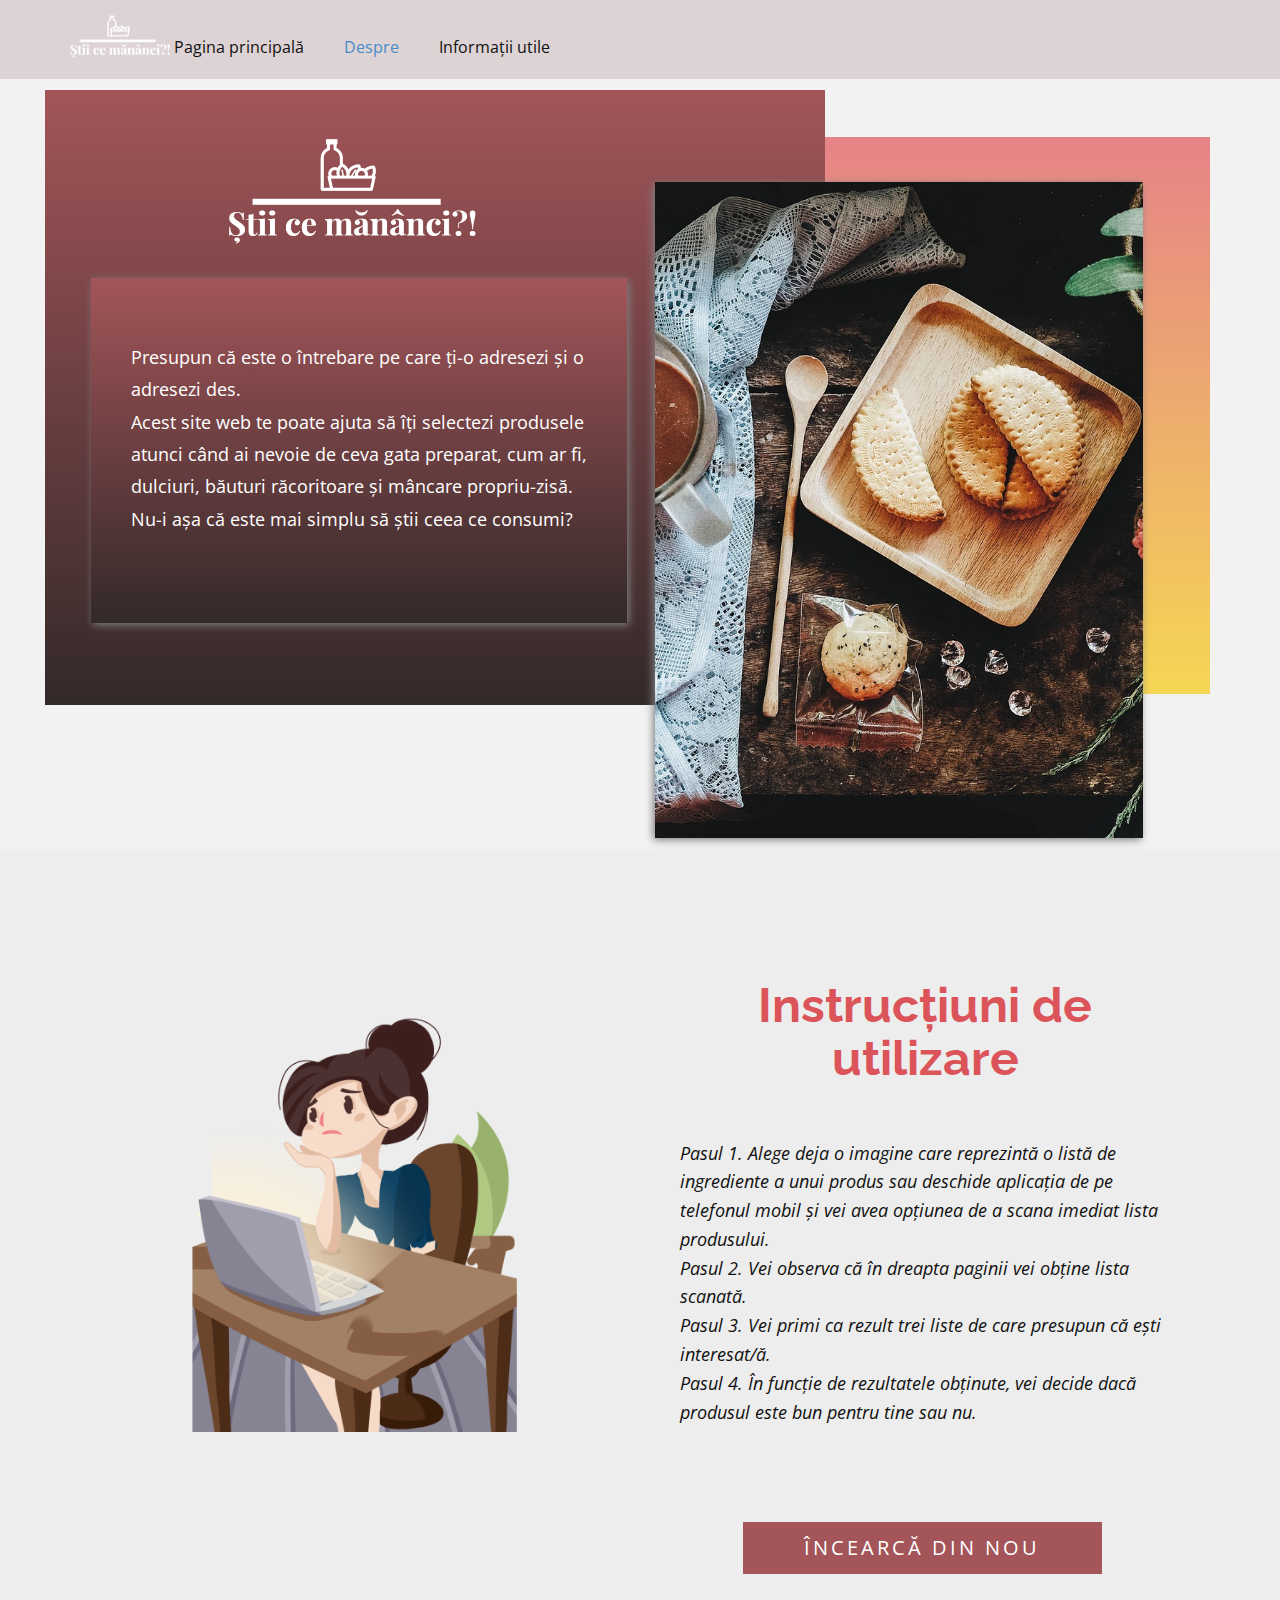
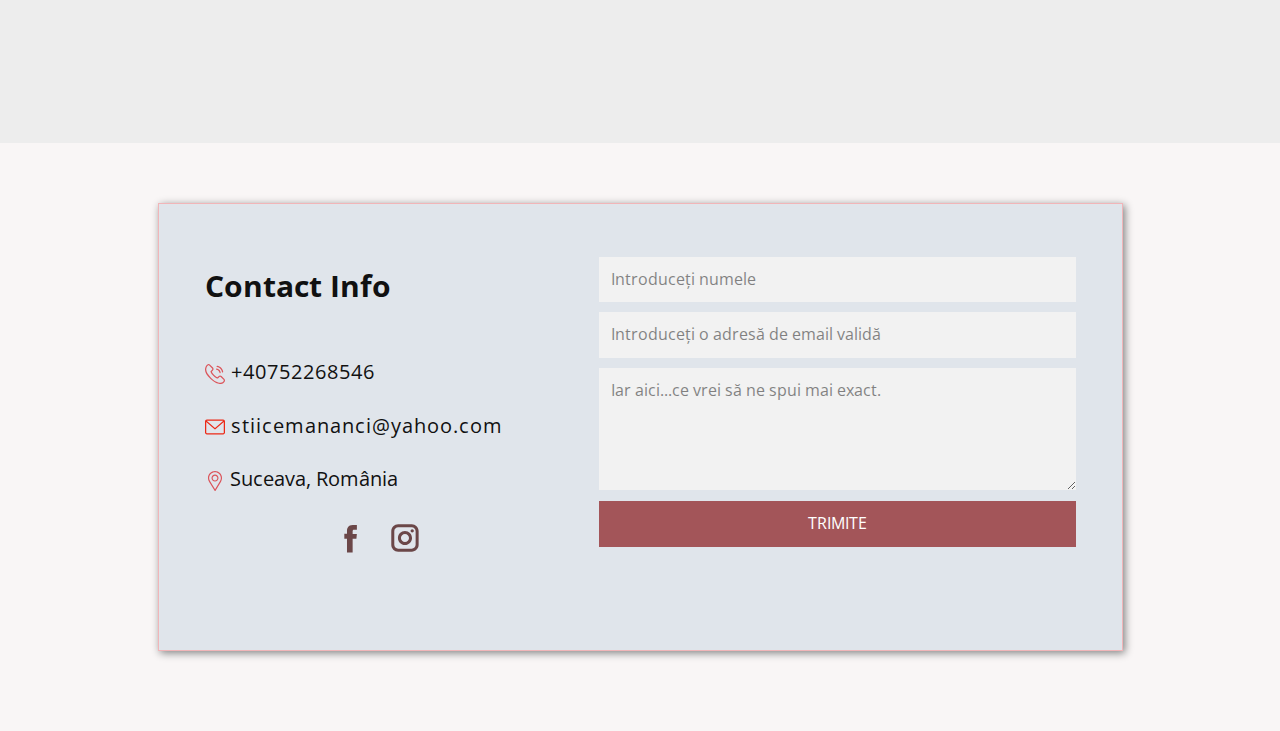
<file: about.html>
<!DOCTYPE html>
<html style="font-size: 16px;">
  <head>
    <meta name="viewport" content="width=device-width, initial-scale=1.0">
    <meta charset="utf-8">
    <!-- <meta name="keywords" content="">
    <meta name="description" content="">
    <meta name="page_type" content="np-template-header-footer-from-plugin"> -->
    <title>Despre</title>
    <link rel="shortcut icon" href="./images1/iconMain.ico" />
    <link rel="stylesheet" href="nicepage.css" media="screen">
<link rel="stylesheet" href="about.css" media="screen">
    <script class="u-script" type="text/javascript" src="jquery.js" defer=""></script>
    <script class="u-script" type="text/javascript" src="nicepage.js" defer=""></script>
    <meta name="generator" content="Nicepage 3.18.2, nicepage.com">
    <link id="u-theme-google-font" rel="stylesheet" href="https://fonts.googleapis.com/css?family=Roboto:100,100i,300,300i,400,400i,500,500i,700,700i,900,900i|Open+Sans:300,300i,400,400i,600,600i,700,700i,800,800i">
    <link id="u-page-google-font" rel="stylesheet" href="https://fonts.googleapis.com/css?family=Raleway:100,100i,200,200i,300,300i,400,400i,500,500i,600,600i,700,700i,800,800i,900,900i|Open+Sans:300,300i,400,400i,600,600i,700,700i,800,800i">
    
    
    
    
    <script type="application/ld+json">{
		"@context": "http://schema.org",
		"@type": "Organization",
		"name": "Site1",
		"logo": "images1/b78c5374347280eceb476794e182fae3b2d00cbabb365b66e56766da33ca47307d01f4ff475b33b67341ceb5be82ba0728cd5ce1f331d83661b2db_1280.png",
		"sameAs": []
}</script>
    <meta name="theme-color" content="#478ac9">
    <meta property="og:title" content="about">
    <meta property="og:description" content="">
    <meta property="og:type" content="website">
  </head>
  <body class="u-body"><header class="u-align-center-sm u-align-center-xs u-clearfix u-gradient u-header u-header" id="sec-8755"><div class="u-clearfix u-sheet u-valign-middle u-sheet-1">
        <a href="index.html" class="u-image u-logo u-image-1" data-image-width="1280" data-image-height="640">
          <img src="images/logo2.png" class="u-logo-image u-logo-image-1" data-image-width="100" >
        </a>
        <!-- <div class="u-social-icons u-spacing-10 u-social-icons-1">
          <a class="u-social-url" title="facebook" target="_blank" href=""><span class="u-icon u-icon-circle u-social-facebook u-social-icon u-icon-1"><svg class="u-svg-link" preserveAspectRatio="xMidYMin slice" viewBox="0 0 112 112" ><use xmlns:xlink="http://www.w3.org/1999/xlink" xlink:href="#svg-9165"></use></svg><svg class="u-svg-content" viewBox="0 0 112 112" x="0" y="0" id="svg-9165"><circle fill="currentColor" cx="56.1" cy="56.1" r="55"></circle><path fill="#FFFFFF" d="M73.5,31.6h-9.1c-1.4,0-3.6,0.8-3.6,3.9v8.5h12.6L72,58.3H60.8v40.8H43.9V58.3h-8V43.9h8v-9.2
            c0-6.7,3.1-17,17-17h12.5v13.9H73.5z"></path></svg></span>
          </a>
          <a class="u-social-url" title="instagram" target="_blank" href=""><span class="u-icon u-icon-circle u-social-icon u-social-instagram u-icon-2"><svg class="u-svg-link" preserveAspectRatio="xMidYMin slice" viewBox="0 0 112 112" ><use xmlns:xlink="http://www.w3.org/1999/xlink" xlink:href="#svg-5f7a"></use></svg><svg class="u-svg-content" viewBox="0 0 112 112" x="0" y="0" id="svg-5f7a"><circle fill="currentColor" cx="56.1" cy="56.1" r="55"></circle><path fill="#FFFFFF" d="M55.9,38.2c-9.9,0-17.9,8-17.9,17.9C38,66,46,74,55.9,74c9.9,0,17.9-8,17.9-17.9C73.8,46.2,65.8,38.2,55.9,38.2
            z M55.9,66.4c-5.7,0-10.3-4.6-10.3-10.3c-0.1-5.7,4.6-10.3,10.3-10.3c5.7,0,10.3,4.6,10.3,10.3C66.2,61.8,61.6,66.4,55.9,66.4z"></path><path fill="#FFFFFF" d="M74.3,33.5c-2.3,0-4.2,1.9-4.2,4.2s1.9,4.2,4.2,4.2s4.2-1.9,4.2-4.2S76.6,33.5,74.3,33.5z"></path><path fill="#FFFFFF" d="M73.1,21.3H38.6c-9.7,0-17.5,7.9-17.5,17.5v34.5c0,9.7,7.9,17.6,17.5,17.6h34.5c9.7,0,17.5-7.9,17.5-17.5V38.8
            C90.6,29.1,82.7,21.3,73.1,21.3z M83,73.3c0,5.5-4.5,9.9-9.9,9.9H38.6c-5.5,0-9.9-4.5-9.9-9.9V38.8c0-5.5,4.5-9.9,9.9-9.9h34.5
            c5.5,0,9.9,4.5,9.9,9.9V73.3z"></path></svg></span>
          </a>
        </div> -->
        <nav class="u-align-left u-menu u-menu-dropdown u-menu-open-right u-offcanvas u-menu-1" data-responsive-from="MD">
          <div class="menu-collapse" style="font-size: 1rem;">
            <a class="u-button-style u-nav-link" href="#">
              <svg class="u-svg-link" preserveAspectRatio="xMidYMin slice" viewBox="0 0 302 302"><use xmlns:xlink="http://www.w3.org/1999/xlink" xlink:href="#svg-8a8f"></use></svg>
              <svg xmlns="http://www.w3.org/2000/svg" xmlns:xlink="http://www.w3.org/1999/xlink" version="1.1" id="svg-8a8f" x="0px" y="0px" viewBox="0 0 302 302" style="enable-background:new 0 0 302 302;" xml:space="preserve" class="u-svg-content"><g><rect y="36" width="302" height="30"></rect><rect y="236" width="302" height="30"></rect><rect y="136" width="302" height="30"></rect>
</g><g></g><g></g><g></g><g></g><g></g><g></g><g></g><g></g><g></g><g></g><g></g><g></g><g></g><g></g><g></g></svg>
            </a>
          </div>
          <div class="u-custom-menu u-nav-container">
            <ul class="u-nav u-unstyled u-nav-1"><li class="u-nav-item"><a class="u-button-style u-nav-link u-text-active-palette-1-base u-text-hover-palette-2-base" href="index.html" target="_blank" style="padding: 10px 20px;">Pagina principală</a>
</li><li class="u-nav-item"><a class="u-button-style u-nav-link u-text-active-palette-1-base u-text-hover-palette-2-base" href="about.html" style="padding: 10px 20px;">Despre</a>
</li><li class="u-nav-item"><a class="u-button-style u-nav-link u-text-active-palette-1-base u-text-hover-palette-2-base" href="info.html" style="padding: 10px 20px;">Informații utile</a>
</li></ul>
          </div>
          <div class="u-custom-menu u-nav-container-collapse">
            <div class="u-align-center u-black u-container-style u-inner-container-layout u-opacity u-opacity-85 u-sidenav">
              <div class="u-sidenav-overflow">
                <div class="u-menu-close u-menu-close-1"></div>
                <ul class="u-align-center u-nav u-popupmenu-items u-unstyled u-nav-2"><li class="u-nav-item"><a class="u-button-style u-nav-link" href="index.html" target="_blank" style="padding: 10px 20px;">Pagina principală</a>
</li><li class="u-nav-item"><a class="u-button-style u-nav-link" href="about.html" style="padding: 10px 20px;">Despre</a>
</li><li class="u-nav-item"><a class="u-button-style u-nav-link" href="info.html" style="padding: 10px 20px;">Informații utile</a>
</li></ul>
              </div>
            </div>
            <div class="u-black u-menu-overlay u-opacity u-opacity-60"></div>
          </div>
        </nav>
      </div></header> 
    <section class="u-clearfix u-grey-5 u-section-1" id="sec-2693">
      <div class="u-clearfix u-sheet u-valign-middle u-sheet-1">
        <div class="u-gradient u-shape u-shape-rectangle u-shape-1"></div>
        <div class="u-container-style u-expanded-width-xs u-gradient u-group u-shape-rectangle u-group-1">
          <div class="u-container-layout u-container-layout-1">
            <img class="u-image u-image-default u-image-1" src="images/logo2.png" alt="" data-image-width="494" data-image-height="212">
            <div class="u-align-left u-container-style u-gradient u-group u-group-2">
              <div class="u-container-layout u-container-layout-2">
                <p class="u-text u-text-body-alt-color u-text-1">Presupun că este o întrebare pe care ți-o adresezi și o adresezi des.<br>Acest site web te poate ajuta să îți selectezi produsele atunci când ai nevoie de ceva gata preparat, cum ar fi, dulciuri, băuturi răcoritoare și mâncare propriu-zisă.<br>Nu-i așa că este mai simplu să știi ceea ce consumi?
                </p>
              </div>
            </div>
          </div>
        </div>
        <img class="u-image u-image-2" src="images1/2c7d98b31fc3288da660d24e01fecf7574caa038668b06084a2d5b02b9237198548c0cf3c4b5d0b64a63c931405666bc25eaf5eb592027ae4cb3ab_1280.jpg" data-image-width="150" data-image-height="107">
      </div>
    </section>
    <section class="u-clearfix u-image u-section-2" id="sec-e668">
      <div class="u-clearfix u-sheet u-sheet-1">
        <div class="u-clearfix u-layout-wrap u-layout-wrap-1">
          <div class="u-gutter-0 u-layout">
            <div class="u-layout-row">
              <div class="u-align-left u-container-style u-layout-cell u-left-cell u-size-30 u-layout-cell-1">
                <div class="u-container-layout u-container-layout-1">
                  <img class="u-image u-image-default u-preserve-proportions u-image-1" src="images1/Pngtreethinkingperson_3343734.png" alt="" data-image-width="2000" data-image-height="2000">
                </div>
              </div>
              <div class="u-container-style u-layout-cell u-right-cell u-size-30 u-layout-cell-2">
                <div class="u-container-layout u-container-layout-2">
                  <h1 class="u-align-center u-text u-text-palette-2-base u-text-1">Instrucțiuni de utilizare</h1>
                  <p class="u-align-left u-text u-text-2">Pasul 1. Alege deja o imagine care reprezintă o listă de ingrediente a unui produs sau deschide aplicația de pe telefonul mobil și vei avea opțiunea de a scana imediat lista produsului.<br>Pasul 2. Vei observa că în dreapta paginii vei obține lista scanată.<br>Pasul 3. Vei primi ca rezult trei liste de care presupun că ești interesat/ă.<br>Pasul 4. În funcție de rezultatele obținute, vei decide dacă produsul este bun pentru tine sau nu.
                  </p>
                  <a href="index.html" class="u-active-palette-2-dark-3 u-btn u-button-style u-hover-palette-2-dark-2 u-palette-2-dark-1 u-text-active-white u-text-body-alt-color u-text-hover-white u-btn-1" target="_blank">Încearcă din nou</a>
                </div>
              </div>
            </div>
          </div>
        </div>
      </div>
    </section>
    <section class="u-align-center u-clearfix u-image u-parallax u-shading u-section-3" id="carousel_6fec" data-image-width="1414" data-image-height="1000">
      <div class="u-clearfix u-sheet u-sheet-1">
        <div class="u-border-1 u-border-palette-2-light-2 u-container-style u-expanded-width-lg u-expanded-width-md u-expanded-width-sm u-expanded-width-xs u-group u-palette-5-light-2 u-shape-rectangle u-group-1">
          <div class="u-container-layout u-valign-middle-sm u-valign-middle-xs u-container-layout-1">
            <h3 class="u-custom-font u-font-open-sans u-text u-text-1">Contact Info</h3>
            <a href="https://nicepage.com/c/gallery-html-templates" class="u-active-none u-btn u-button-style u-hover-none u-none u-text-hover-palette-1-base u-btn-1">
              <br><span class="u-icon u-text-palette-2-base"><svg class="u-svg-content" viewBox="0 0 241.73 241.73" x="0px" y="0px" style="width: 1em; height: 1em;"><g><path style="fill:currentColor;" d="M234.771,181.213l-34.938-34.953c-4.692-4.668-10.975-7.24-17.689-7.24   c-6.987,0-13.584,2.751-18.572,7.742l-13.6,13.597c-10.568-5.874-24.614-13.953-39.197-28.536   c-14.566-14.571-22.646-28.576-28.55-39.201l13.613-13.603c10.121-10.142,10.328-26.413,0.463-36.269L61.37,7.818   c-4.679-4.692-10.962-7.276-17.693-7.276c-6.831,0-13.293,2.63-18.252,7.417c-3,2.416-18.055,15.706-23.666,43.114   c-7.856,38.363,10.194,75.274,62.302,127.403c58.209,58.191,107.902,62.714,121.746,62.714c2.882,0,4.621-0.178,5.085-0.232   c27.147-3.182,36.867-15.238,43.964-24.041C244.052,205.508,244.02,190.496,234.771,181.213z M223.178,207.502   c-6.671,8.274-12.971,16.088-34.031,18.557c-0.011,0.001-1.163,0.13-3.34,0.13c-12.386,0-57.008-4.206-111.139-58.32   C26.615,119.796,9.749,86.829,16.454,54.081c4.894-23.906,17.887-34.067,18.392-34.453l0.448-0.331l0.393-0.394   c2.169-2.167,5.006-3.361,7.989-3.361c2.716,0,5.228,1.018,7.08,2.876l34.939,34.94c4.02,4.016,3.806,10.774-0.471,15.06   L69.829,83.8l-0.253,0.265c-4.012,4.419-3.54,10.391-1.33,14.28c6.377,11.508,15.112,27.269,31.92,44.082   c16.752,16.752,32.49,25.48,43.966,31.845c1.149,0.645,3.521,1.727,6.49,1.727c3.506,0,6.725-1.484,9.108-4.189l14.448-14.444   c2.157-2.158,4.985-3.347,7.964-3.347c2.722,0,5.247,1.021,7.095,2.859l34.915,34.93   C228.587,196.259,226.756,203.064,223.178,207.502z"></path><path style="fill:currentColor;" d="M146.447,37.293c12.887,1.483,28.061,9.289,38.657,19.886c10.695,10.695,18.52,26.023,19.933,39.05   c0.417,3.843,3.667,6.691,7.447,6.691c0.27,0,0.544-0.015,0.818-0.044c4.118-0.447,7.094-4.147,6.647-8.265   c-1.787-16.467-11.075-34.874-24.238-48.038c-13.04-13.041-31.259-22.306-47.549-24.181c-4.113-0.477-7.834,2.479-8.308,6.593   C139.38,33.099,142.331,36.819,146.447,37.293z"></path><path style="fill:currentColor;" d="M139.44,68.711c6.97,0.803,16.616,5.973,22.935,12.292c6.373,6.374,11.553,16.112,12.316,23.157   c0.417,3.844,3.667,6.692,7.447,6.692c0.27,0,0.543-0.015,0.817-0.044c4.118-0.447,7.095-4.147,6.648-8.265   c-1.304-12.028-9.289-24.813-16.623-32.147c-7.268-7.269-19.928-15.216-31.825-16.587c-4.119-0.479-7.835,2.478-8.309,6.592   C132.373,64.516,135.325,68.237,139.44,68.711z"></path>
</g></svg><img></span>&nbsp;+40752268546
            </a>
            <a href="mailto:contact@yourmail.com" class="u-active-none u-btn u-button-style u-hover-none u-none u-text-hover-palette-1-base u-btn-2"><span class="u-icon u-icon-2"><svg class="u-svg-content" viewBox="0 0 479.058 479.058" style="width: 1em; height: 1em;"><path d="m434.146 59.882h-389.234c-24.766 0-44.912 20.146-44.912 44.912v269.47c0 24.766 20.146 44.912 44.912 44.912h389.234c24.766 0 44.912-20.146 44.912-44.912v-269.47c0-24.766-20.146-44.912-44.912-44.912zm0 29.941c2.034 0 3.969.422 5.738 1.159l-200.355 173.649-200.356-173.649c1.769-.736 3.704-1.159 5.738-1.159zm0 299.411h-389.234c-8.26 0-14.971-6.71-14.971-14.971v-251.648l199.778 173.141c2.822 2.441 6.316 3.655 9.81 3.655s6.988-1.213 9.81-3.655l199.778-173.141v251.649c-.001 8.26-6.711 14.97-14.971 14.97z"></path></svg><img></span>&nbsp;stiicemananci@yahoo.com
            </a>
            <p class="u-text u-text-2"><span class="u-icon u-text-palette-2-base"><svg class="u-svg-content" viewBox="0 0 512 512" x="0px" y="0px" style="width: 1em; height: 1em;"><g><g><path d="M256,0C156.748,0,76,80.748,76,180c0,33.534,9.289,66.26,26.869,94.652l142.885,230.257    c2.737,4.411,7.559,7.091,12.745,7.091c0.04,0,0.079,0,0.119,0c5.231-0.041,10.063-2.804,12.75-7.292L410.611,272.22    C427.221,244.428,436,212.539,436,180C436,80.748,355.252,0,256,0z M384.866,256.818L258.272,468.186l-129.905-209.34    C113.734,235.214,105.8,207.95,105.8,180c0-82.71,67.49-150.2,150.2-150.2S406.1,97.29,406.1,180    C406.1,207.121,398.689,233.688,384.866,256.818z"></path>
</g>
</g><g><g><path d="M256,90c-49.626,0-90,40.374-90,90c0,49.309,39.717,90,90,90c50.903,0,90-41.233,90-90C346,130.374,305.626,90,256,90z     M256,240.2c-33.257,0-60.2-27.033-60.2-60.2c0-33.084,27.116-60.2,60.2-60.2s60.1,27.116,60.1,60.2    C316.1,212.683,289.784,240.2,256,240.2z"></path>
</g>
</g></svg><img></span>&nbsp;Suceava, România
            </p>
            <div class="u-form u-form-1">
              <form action="#" method="POST" class="u-clearfix u-form-spacing-10 u-form-vertical u-inner-form" style="padding: 0px;" source="custom" name="form-2">
                <div class="u-form-group u-form-name">
                  <label for="name-da97" class="u-form-control-hidden u-label">Name</label>
                  <input type="text" placeholder="Introduceți numele" id="name-da97" name="name" class="u-border-no-bottom u-border-no-left u-border-no-right u-border-no-top u-grey-5 u-input u-input-rectangle" required="">
                </div>
                <div class="u-form-email u-form-group">
                  <label for="email-da97" class="u-form-control-hidden u-label">Email</label>
                  <input type="email" placeholder="Introduceți o adresă de email validă" id="email-da97" name="email" class="u-border-no-bottom u-border-no-left u-border-no-right u-border-no-top u-grey-5 u-input u-input-rectangle" required="">
                </div>
                <div class="u-form-group u-form-message">
                  <label for="message-da97" class="u-form-control-hidden u-label">Message</label>
                  <textarea placeholder="Iar aici...ce vrei să ne spui mai exact." rows="4" cols="50" id="message-da97" name="message" class="u-border-no-bottom u-border-no-left u-border-no-right u-border-no-top u-grey-5 u-input u-input-rectangle" required=""></textarea>
                </div>
                <div class="u-form-group u-form-submit">
                  <a href="#" class="u-btn u-btn-submit u-button-style u-hover-palette-2-dark-2 u-palette-2-dark-1 u-btn-3">Trimite<br>
                  </a>
                  <input type="submit" value="submit" class="u-form-control-hidden">
                </div>
                <div class="u-form-send-message u-form-send-success"> Thank you! Your message has been sent. </div>
                <div class="u-form-send-error u-form-send-message"> Unable to send your message. Please fix errors then try again. </div>
                <input type="hidden" value="" name="recaptchaResponse">
              </form>
            </div>
            <div class="u-align-left u-social-icons u-spacing-20 u-social-icons-1" data-animation-name="bounceIn" data-animation-duration="1000" data-animation-delay="0" data-animation-direction="">
              <a class="u-social-url" target="_blank" href="https://www.facebook.com/" title="facebook"><span class="u-icon u-icon-circle u-social-facebook u-social-icon u-text-palette-2-dark-2 u-icon-4">
                    <svg class="u-svg-link" preserveAspectRatio="xMidYMin slice" viewBox="0 0 112 112" ><use xmlns:xlink="http://www.w3.org/1999/xlink" xlink:href="#svg-b467"></use></svg>
                    <svg x="0px" y="0px" viewBox="0 0 112 112" id="svg-b467" class="u-svg-content"><path d="M75.5,28.8H65.4c-1.5,0-4,0.9-4,4.3v9.4h13.9l-1.5,15.8H61.4v45.1H42.8V58.3h-8.8V42.4h8.8V32.2 c0-7.4,3.4-18.8,18.8-18.8h13.8v15.4H75.5z"></path></svg>
                  </span>
              </a>
              <a class="u-social-url" target="_blank" href="https://www.instagram.com" title="instagram"><span class="u-icon u-icon-circle u-social-icon u-social-instagram u-text-palette-2-dark-2 u-icon-5">
                    <svg class="u-svg-link" preserveAspectRatio="xMidYMin slice" viewBox="0 0 112 112" ><use xmlns:xlink="http://www.w3.org/1999/xlink" xlink:href="#svg-4054"></use></svg>
                    <svg x="0px" y="0px" viewBox="0 0 112 112" id="svg-4054" class="u-svg-content"><path d="M55.9,32.9c-12.8,0-23.2,10.4-23.2,23.2s10.4,23.2,23.2,23.2s23.2-10.4,23.2-23.2S68.7,32.9,55.9,32.9z M55.9,69.4c-7.4,0-13.3-6-13.3-13.3c-0.1-7.4,6-13.3,13.3-13.3s13.3,6,13.3,13.3C69.3,63.5,63.3,69.4,55.9,69.4z"></path><path d="M79.7,26.8c-3,0-5.4,2.5-5.4,5.4s2.5,5.4,5.4,5.4c3,0,5.4-2.5,5.4-5.4S82.7,26.8,79.7,26.8z"></path><path d="M78.2,11H33.5C21,11,10.8,21.3,10.8,33.7v44.7c0,12.6,10.2,22.8,22.7,22.8h44.7c12.6,0,22.7-10.2,22.7-22.7 V33.7C100.8,21.1,90.6,11,78.2,11z M91,78.4c0,7.1-5.8,12.8-12.8,12.8H33.5c-7.1,0-12.8-5.8-12.8-12.8V33.7 c0-7.1,5.8-12.8,12.8-12.8h44.7c7.1,0,12.8,5.8,12.8,12.8V78.4z"></path></svg>
                  </span>
              </a>
            </div>
          </div>
        </div>
      </div>
    </section>
    
    
    
  </body>
</html>
</file>
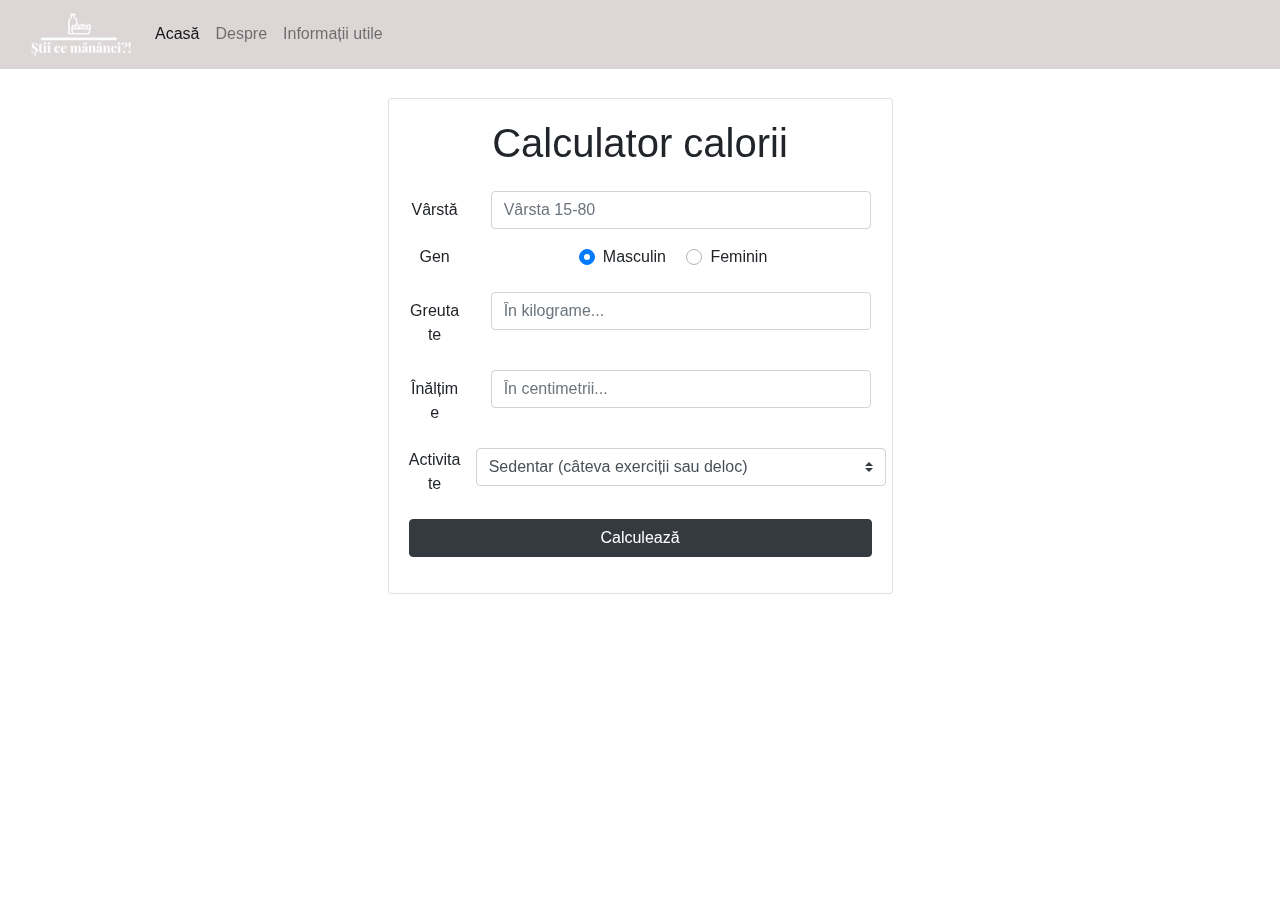
<file: calculator.html>
<!doctype html>
<html lang="en">
  <head>
    <!-- Required meta tags -->
    <meta charset="utf-8">
    <meta name="viewport" content="width=device-width, initial-scale=1, shrink-to-fit=no">

    <!-- Bootstrap CSS -->
    <link rel="stylesheet" href="https://stackpath.bootstrapcdn.com/bootstrap/4.5.2/css/bootstrap.min.css" integrity="sha384-JcKb8q3iqJ61gNV9KGb8thSsNjpSL0n8PARn9HuZOnIxN0hoP+VmmDGMN5t9UJ0Z" crossorigin="anonymous">

    <title>Calculator calorii</title>

    <style>
      #loading, #results {
        display: none;
      }
      #loading {
        width: 100%;
      }
    
    </style>
  </head>
  
  <body class="bg-pink"> 
    <nav id="pos" class="navbar navbar-expand-lg navbar-light" style="background-color: #d6cdcfd3; margin-top: 0px; top: 0px; position: fixed; justify-content: space-around;display: flex;transition: 0.5s ease-in-out;align-items: center;width: 100%;"> 
      <div class="container-fluid" >
        <a class="navbar-brand" href="index.html">
          <img src="./images1/logo2.png" style="width: 100px;" alt="Nu s-a putut încărca imaginea :(">
        </a>
        <button class="navbar-toggler" type="button" data-bs-toggle="collapse" data-bs-target="#navbarSupportedContent" aria-controls="navbarSupportedContent" aria-expanded="false" aria-label="Toggle navigation">
        <span class="navbar-toggler-icon"  style="align-items: center;"></span>
        </button>
        <div class="collapse navbar-collapse" id="navbarSupportedContent" >
        <ul class="navbar-nav me-auto mb-2 mb-lg-0">
           <li style="cursor: pointer;" class="nav-item">
           <a class="nav-link active" href='index.html' onclick="hideME()" >Acasă</a>
          </li> 
          <!-- <li class="nav-item">
          <a class="nav-link" href='index.html' onclick="hideME()" >Acasă</a> -->
          <li class="nav-item">
          <a class="nav-link" href='about.html' onclick="hideME()" >Despre</a>
          </li>
          <li class="nav-item">
          <a class="nav-link" href='info.html' onclick="hideME()" >Informații utile</a>
          </li>  
          </li> 
         
        </ul>
        
      </div>
      </div>
    
      </nav>
    <div class="container" style="justify-content: flex;padding: 50px;">
      <div class="row" style="position: relative; align-items: center; justify-content: center;">
        <div class="col-lg-6 mx-auto" style="justify-content: center;">
          <div class="card card-body text-center mt-5" style="align-items: center;justify-content: center;">
            <h1 class="heading display-5 pb-3">Calculator calorii</h1>
            <form id="calorie-form">

              <div class="form-group row">
                <label for="age" class="col-sm-2 col-form-label">Vârstă</label>
                <div class="col-sm-10">
                  <input type="number" class="form-control" id="age" placeholder="Vârsta 15-80">
                </div>
              </div>

              <fieldset class="form-group">
                <div class="row">
                  <legend class="col-form-label col-sm-2 pt-0">Gen</legend>
                  <div class="col-sm-10" id="form-radio">
                    <div class="custom-control custom-radio custom-control-inline">
                      <input type="radio" id="male" name="customRadioInline1" class="custom-control-input" checked="checked">
                      <label class="custom-control-label" for="male">Masculin</label>
                    </div>
                    <div class="custom-control custom-radio custom-control-inline">
                      <input type="radio" id="female" name="customRadioInline1" class="custom-control-input">
                      <label class="custom-control-label" for="female">Feminin</label>
                    </div>  
                  </div>
                </div> 
              </fieldset> 

              <div class="form-group row">
                <label for="weight" class="col-sm-2 col-form-label">Greutate</label>
                <div class="col-sm-10">
                  <input type="number" class="form-control" id="weight" placeholder="În kilograme...">
                </div>
              </div>

              <div class="form-group row">
                <label for="height" class="col-sm-2 col-form-label">Înălțime</label>
                <div class="col-sm-10">
                  <input type="number" class="form-control" id="height" placeholder="În centimetrii...">
                </div>
              </div>
              
              <div class="form-group row">
                <legend class="col-form-label col-sm-2 pt-0">Activitate</legend>
                <select class="custom-select col-sm-10" id="list">
                  <option selected value="1">Sedentar (câteva exerciții sau deloc)</option>
                  <option value="2">Ușor activ (exerciții ușoare/sport 1-3 zile/săptămână)</option>
                  <option value="3">Moderat activ (exerciții moderate/sport 3-5 zile/săptămână)</option>
                  <option value="4">Foarte activ (exerciții intense/sport 6-7 zile pe săptămână)</option>
                  <option value="5">Extra activ (exerciții foarte intense/sport & job fizic)</option>
                </select>
              </div>

              <div class="form-group">
                <input type="submit" value="Calculează" class="btn btn-dark btn-block">
              </div>

            </form>

            <div id="loading">
              <img src="./img/Loading.gif" alt="">
            </div>

            <div id="results" class="pt-4">
              <h5>Total calorii de consumat:</h5>
              <div class="form-group">
                <div class="input-group">
                  <input type="number" class="form-control" id="total-calories" disabled>
                </div>
              </div>                       
            </div>
          </div>
        </div>
      </div>
    </div>

    <!-- Optional JavaScript -->
    <!-- jQuery first, then Popper.js, then Bootstrap JS -->
    <script src="https://code.jquery.com/jquery-3.5.1.slim.min.js" integrity="sha384-DfXdz2htPH0lsSSs5nCTpuj/zy4C+OGpamoFVy38MVBnE+IbbVYUew+OrCXaRkfj" crossorigin="anonymous"></script>
    <script src="https://cdn.jsdelivr.net/npm/popper.js@1.16.1/dist/umd/popper.min.js" integrity="sha384-9/reFTGAW83EW2RDu2S0VKaIzap3H66lZH81PoYlFhbGU+6BZp6G7niu735Sk7lN" crossorigin="anonymous"></script>
    <script src="https://stackpath.bootstrapcdn.com/bootstrap/4.5.2/js/bootstrap.min.js" integrity="sha384-B4gt1jrGC7Jh4AgTPSdUtOBvfO8shuf57BaghqFfPlYxofvL8/KUEfYiJOMMV+rV" crossorigin="anonymous"></script>
    <script src="app.js"></script>
  </body>
</html>
</file>
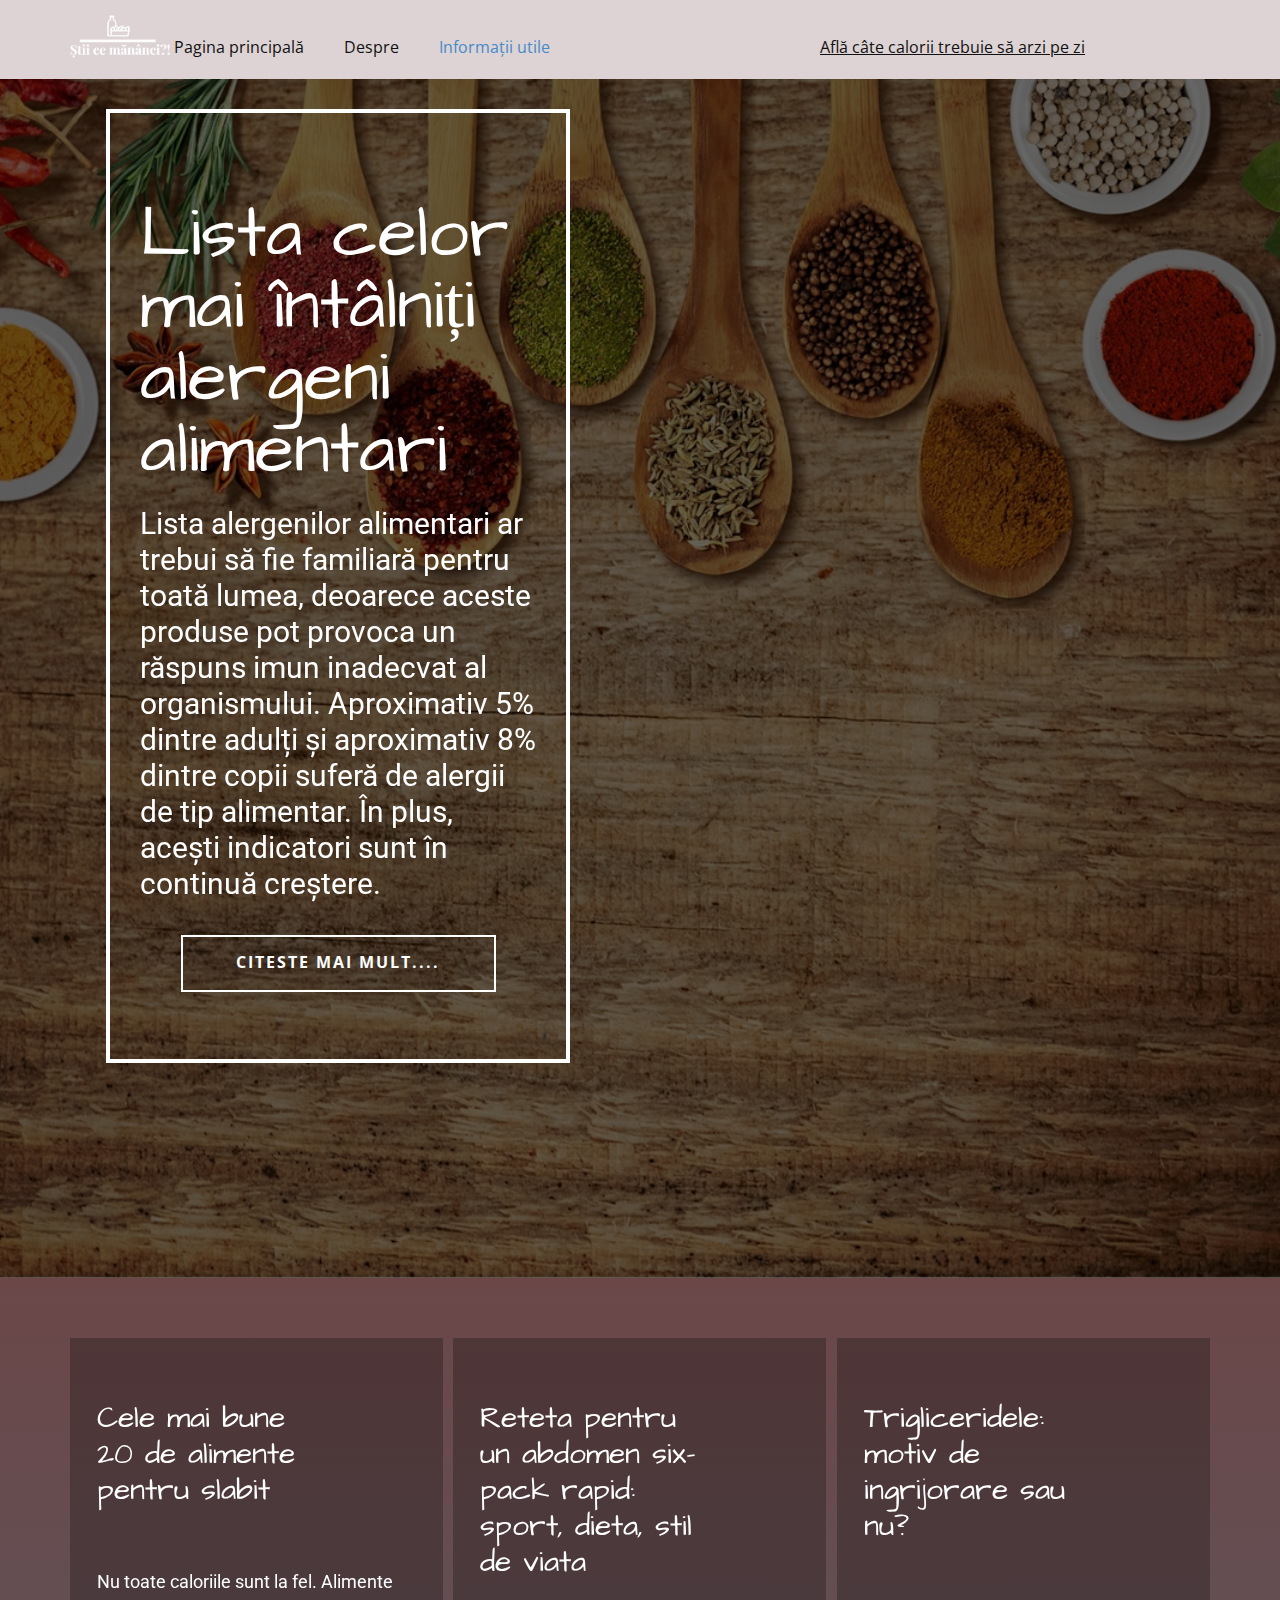
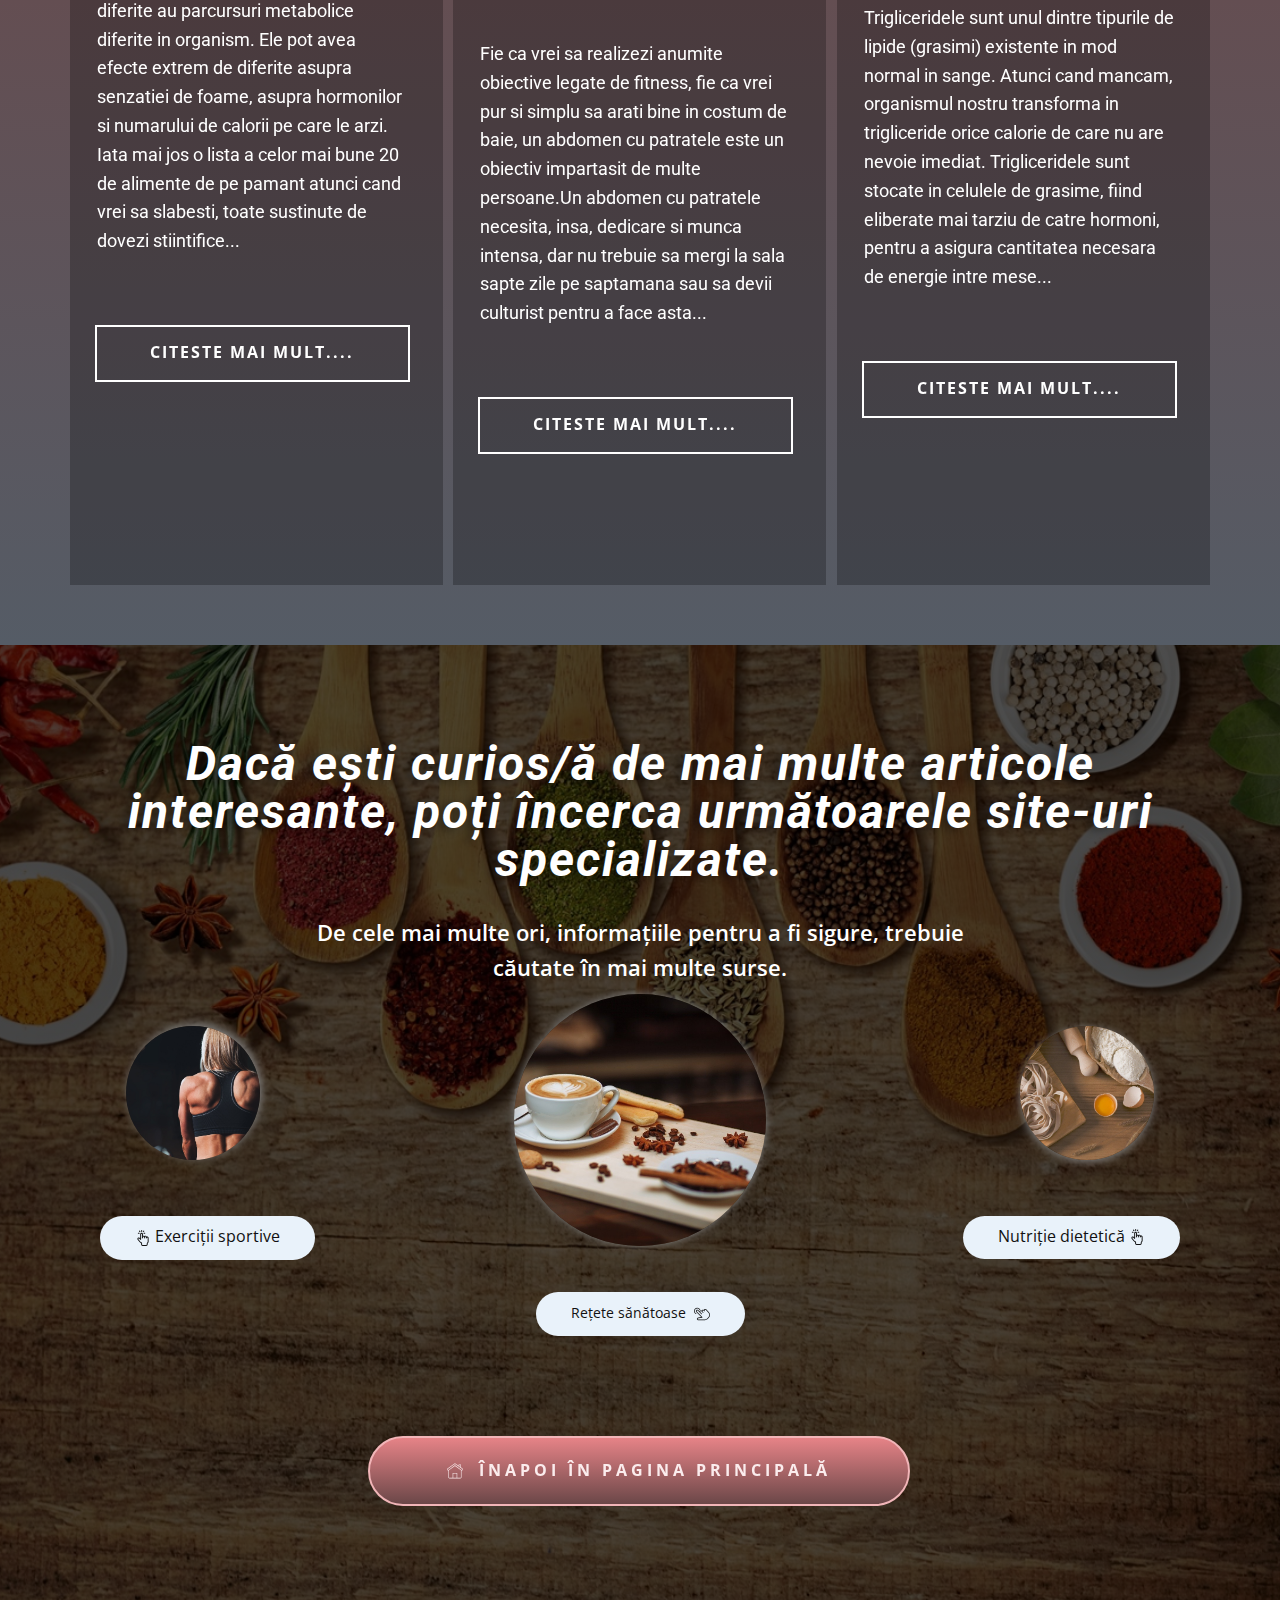
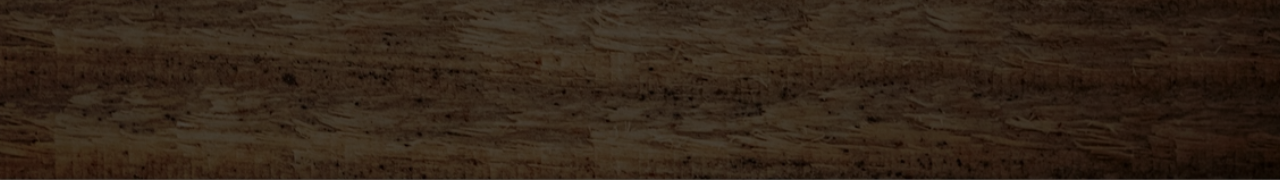
<file: info.html>
<!DOCTYPE html>
<html style="font-size: 16px;">
  <head>
    <meta name="viewport" content="width=device-width, initial-scale=1.0">
    <meta charset="utf-8">
    <meta name="keywords" content="The Best Red Wines to Drink in 2021, Digital marketing services that drive real results">
    <meta name="description" content="">
    <meta name="page_type" content="np-template-header-footer-from-plugin">
    <title>Informații utile</title>
    <link rel="shortcut icon" href="./images1/iconMain.ico" />
    <link rel="stylesheet" href="nicepage.css" media="screen">
<link rel="stylesheet" href="info.css" media="screen">
    <script class="u-script" type="text/javascript" src="jquery.js" defer=""></script>
    <script class="u-script" type="text/javascript" src="nicepage.js" defer=""></script>
    <meta name="generator" content="Nicepage 3.18.2, nicepage.com">
    <link id="u-theme-google-font" rel="stylesheet" href="https://fonts.googleapis.com/css?family=Roboto:100,100i,300,300i,400,400i,500,500i,700,700i,900,900i|Open+Sans:300,300i,400,400i,600,600i,700,700i,800,800i">
    <link id="u-page-google-font" rel="stylesheet" href="https://fonts.googleapis.com/css?family=Roboto:100,100i,300,300i,400,400i,500,500i,700,700i,900,900i|Architects+Daughter:400">
    
    
    
    
    <script type="application/ld+json">{
		"@context": "http://schema.org",
		"@type": "Organization",
		"name": "Site1",
		"logo": "images1/b78c5374347280eceb476794e182fae3b2d00cbabb365b66e56766da33ca47307d01f4ff475b33b67341ceb5be82ba0728cd5ce1f331d83661b2db_1280.png",
		"sameAs": []
}</script>
    <meta name="theme-color" content="#478ac9">
    <meta property="og:title" content="info">
    <meta property="og:description" content="">
    <meta property="og:type" content="website">
  </head>
  <body class="u-body"><header class="u-align-center-sm u-align-center-xs u-clearfix u-gradient u-header u-header" id="sec-8755"><div class="u-clearfix u-sheet u-valign-middle u-sheet-1">
        <a href="index.html" class="u-image u-logo u-image-1" data-image-width="1280" data-image-height="640px" >
          <img src="images/logo2.png"class="u-logo-image u-logo-image-1" data-image-width="130">
        </a>
         <!-- <div class="u-social-icons u-spacing-10 u-social-icons-1 ">  
        </div> -->
        <nav class="u-align-left u-menu u-menu-dropdown u-menu-open-right u-offcanvas u-menu-1" data-responsive-from="MD">
          <div class="menu-collapse" style="font-size: 1rem;">
            <a class="u-button-style u-nav-link" href="#">
              <svg class="u-svg-link" preserveAspectRatio="xMidYMin slice" viewBox="0 0 302 302" ><use xmlns:xlink="http://www.w3.org/1999/xlink" xlink:href="#svg-8a8f"></use></svg>
              <svg xmlns="http://www.w3.org/2000/svg" xmlns:xlink="http://www.w3.org/1999/xlink" version="1.1" id="svg-8a8f" x="0px" y="0px" viewBox="0 0 302 302" style="enable-background:new 0 0 302 302;" xml:space="preserve" class="u-svg-content"><g><rect y="36" width="302" height="30"></rect><rect y="236" width="302" height="30"></rect><rect y="136" width="302" height="30"></rect>
</g><g></g><g></g><g></g><g></g><g></g><g></g><g></g><g></g><g></g><g></g><g></g><g></g><g></g><g></g><g></g></svg>
            </a>
          </div>
          <div class="u-custom-menu u-nav-container">
            <ul class="u-nav u-unstyled u-nav-1"><li class="u-nav-item"><a class="u-button-style u-nav-link u-text-active-palette-1-base u-text-hover-palette-2-base" href="index.html" target="_blank" style="padding: 10px 20px;">Pagina principală</a>
</li><li class="u-nav-item"><a class="u-button-style u-nav-link u-text-active-palette-1-base u-text-hover-palette-2-base" href="about.html" style="padding: 10px 20px;">Despre</a>
</li><li class="u-nav-item"><a class="u-button-style u-nav-link u-text-active-palette-1-base u-text-hover-palette-2-base" href="info.html" style="padding: 10px 20px;">Informații utile</a>
</li><li class="u-nav-item"><a class="u-button-style u-nav-link u-text-active-palette-1-base u-text-hover-palette-2-base" href="calculator.html" style="padding: 10px 250px;"> <u>Află câte calorii trebuie să arzi pe zi</u></a>
</li></ul>
          </div>
          <div class="u-custom-menu u-nav-container-collapse">
            <div class="u-align-center u-black u-container-style u-inner-container-layout u-opacity u-opacity-85 u-sidenav">
              <div class="u-sidenav-overflow">
                <div class="u-menu-close u-menu-close-1"></div>
                <ul class="u-align-center u-nav u-popupmenu-items u-unstyled u-nav-2"><li class="u-nav-item"><a class="u-button-style u-nav-link" href="index.html" target="_blank" style="padding: 10px 20px;">Pagina principală</a>
</li><li class="u-nav-item"><a class="u-button-style u-nav-link" href="about.html" style="padding: 10px 20px;">Despre</a>
</li><li class="u-nav-item"><a class="u-button-style u-nav-link" href="info.html" style="padding: 10px 20px;">Informații utile</a>
</li><li class="u-nav-item"><a class="u-button-style u-nav-link" href="calculator.html" style="padding: 50px 20px;">Calculator calorii</a>
</li></ul>
<div class="u-social-icons u-spacing-10 u-social-icons-1 ">  
   <a class="u-social-url" title="facebook" target="_blank" href=""><span class="u-icon u-icon-circle u-social-facebook u-social-icon u-icon-1"><svg class="u-svg-link" preserveAspectRatio="xMidYMin slice" viewBox="0 0 112 112" ><use xmlns:xlink="http://www.w3.org/1999/xlink" xlink:href="#svg-9165"></use></svg><svg class="u-svg-content" viewBox="0 0 112 112" x="0" y="0" id="svg-9165"><circle fill="currentColor" cx="56.1" cy="56.1" r="55"></circle><path fill="#FFFFFF" d="M73.5,31.6h-9.1c-1.4,0-3.6,0.8-3.6,3.9v8.5h12.6L72,58.3H60.8v40.8H43.9V58.3h-8V43.9h8v-9.2
    c0-6.7,3.1-17,17-17h12.5v13.9H73.5z"></path></svg></span>
  </a> 
 <a class="u-social-url" title="instagram" target="_blank" href=""><span class="u-icon u-icon-circle u-social-icon u-social-instagram u-icon-2"><svg class="u-svg-link" preserveAspectRatio="xMidYMin slice" viewBox="0 0 112 112" ><use xmlns:xlink="http://www.w3.org/1999/xlink" xlink:href="#svg-5f7a"></use></svg><svg class="u-svg-content" viewBox="0 0 112 112" x="0" y="0" id="svg-5f7a"><circle fill="currentColor" cx="56.1" cy="56.1" r="55"></circle><path fill="#FFFFFF" d="M55.9,38.2c-9.9,0-17.9,8-17.9,17.9C38,66,46,74,55.9,74c9.9,0,17.9-8,17.9-17.9C73.8,46.2,65.8,38.2,55.9,38.2
    z M55.9,66.4c-5.7,0-10.3-4.6-10.3-10.3c-0.1-5.7,4.6-10.3,10.3-10.3c5.7,0,10.3,4.6,10.3,10.3C66.2,61.8,61.6,66.4,55.9,66.4z"></path><path fill="#FFFFFF" d="M74.3,33.5c-2.3,0-4.2,1.9-4.2,4.2s1.9,4.2,4.2,4.2s4.2-1.9,4.2-4.2S76.6,33.5,74.3,33.5z"></path><path fill="#FFFFFF" d="M73.1,21.3H38.6c-9.7,0-17.5,7.9-17.5,17.5v34.5c0,9.7,7.9,17.6,17.5,17.6h34.5c9.7,0,17.5-7.9,17.5-17.5V38.8
    C90.6,29.1,82.7,21.3,73.1,21.3z M83,73.3c0,5.5-4.5,9.9-9.9,9.9H38.6c-5.5,0-9.9-4.5-9.9-9.9V38.8c0-5.5,4.5-9.9,9.9-9.9h34.5
    c5.5,0,9.9,4.5,9.9,9.9V73.3z"></path></svg></span>
  </a>
</div>
              </div>
             
            </div>
            <div class="u-black u-menu-overlay u-opacity u-opacity-60"></div>
          </div>
        </nav>
      </div></header>
    <section class="u-align-center-md u-align-center-sm u-align-center-xs u-align-right-lg u-align-right-xl u-clearfix u-image u-shading u-section-1" id="carousel_5089" data-image-width="150" data-image-height="106">
      <div class="u-clearfix u-sheet u-sheet-1">
        <div class="u-border-4 u-border-white u-container-style u-expanded-width-xs u-group u-shape-rectangle u-group-1">
          <div class="u-container-layout u-container-layout-1">
            <h2 class="u-custom-font u-text u-text-body-alt-color u-text-1" data-animation-name="fadeIn" data-animation-duration="1000" data-animation-delay="0" data-animation-direction="Down">Lista celor mai întâlniți alergeni alimentari</h2>
            <h5 class="u-text u-text-2" data-animation-name="fadeIn" data-animation-duration="1000" data-animation-delay="0">Lista alergenilor alimentari ar trebui să fie familiară pentru toată lumea, deoarece aceste produse pot provoca un răspuns imun inadecvat al organismului. Aproximativ 5% dintre adulți și aproximativ 8% dintre copii suferă de alergii de tip alimentar. În plus, acești indicatori sunt în continuă creștere.</h5>
            <a href="https://www.sfatulmedicului.ro/Educatie-pentru-sanatate/lista-celor-mai-periculosi-aditivi-alimentari_17258" class="u-active-white u-border-2 u-border-active-white u-border-hover-white u-border-white u-btn u-button-style u-hover-white u-none u-text-active-black u-text-body-alt-color u-text-hover-black u-btn-1">Citeste mai mult....</a>
          </div>
        </div>
        <div class="u-video u-video-contain u-video-1">
          <div class="embed-responsive embed-responsive-1">
            <iframe style="position: relative;top: 0;left: 0;width: 100%;height: 100%;right: 50;" class="embed-responsive-item" src="https://www.youtube.com/embed/PylynyT-IFw?mute=0&amp;showinfo=0&amp;controls=0&amp;start=0" frameborder="0" allowfullscreen=""></iframe>
          </div>
        </div>
      </div>
    </section>
    <section class="u-clearfix u-gradient u-section-2" id="sec-6431">
      <div class="u-clearfix u-sheet u-valign-middle u-sheet-1">
        <div class="u-expanded-width u-list u-list-1">
          <div class="u-repeater u-repeater-1">
            <div class="u-container-style u-effect-hover-zoom u-list-item u-repeater-item u-shading u-list-item-1" data-image-width="853" data-image-height="1280" data-animation-name="jackInTheBox" data-animation-duration="1000" data-animation-delay="0" data-animation-direction="">
              <div class="u-background-effect u-expanded">
                <div class="u-background-effect-image u-expanded u-image u-shading u-image-1" data-image-width="853" data-image-height="1280"></div>
              </div>
              <div class="u-container-layout u-similar-container u-container-layout-1">
                <h3 class="u-custom-font u-text u-text-1">Cele mai bune 20 de alimente pentru slabit</h3>
                <p class="u-custom-font u-heading-font u-text u-text-2">Nu toate caloriile sunt la fel. Alimente diferite au parcursuri metabolice diferite in organism. Ele pot avea efecte extrem de diferite asupra senzatiei de foame, asupra hormonilor si numarului de calorii pe care le arzi. Iata mai jos o lista a celor mai bune 20 de alimente de pe pamant atunci cand vrei sa slabesti, toate sustinute de dovezi stiintifice...</p>
                <a href="https://www.topfitness.ro/alimente-pentru-slabit/" class="u-active-white u-border-2 u-border-active-white u-border-hover-white u-border-white u-btn u-button-style u-hover-white u-none u-text-active-black u-text-body-alt-color u-text-hover-black u-btn-1" target="_blank">Citeste mai mult....</a>
              </div>
            </div>
            <div class="u-container-style u-effect-hover-zoom u-list-item u-repeater-item u-shading u-list-item-2" data-image-width="1181" data-image-height="1280" data-animation-name="jackInTheBox" data-animation-duration="1000" data-animation-delay="0" data-animation-direction="">
              <div class="u-background-effect u-expanded">
                <div class="u-background-effect-image u-expanded u-image u-shading u-image-2" data-image-width="1181" data-image-height="1280"></div>
              </div>
              <div class="u-container-layout u-similar-container u-container-layout-2">
                <h3 class="u-custom-font u-text u-text-3">Reteta pentru un abdomen six-pack rapid: sport, dieta, stil de viata</h3>
                <p class="u-custom-font u-heading-font u-text u-text-4">Fie ca vrei sa realizezi anumite obiective legate de fitness, fie ca vrei pur si simplu sa arati bine in costum de baie, un abdomen cu patratele este un obiectiv impartasit de multe persoane.Un abdomen cu patratele necesita, insa, dedicare si munca intensa, dar nu trebuie sa mergi la sala sapte zile pe saptamana sau sa devii culturist pentru a face asta...</p>
                <a href="https://www.topfitness.ro/reteta-pentru-un-abdomen-six-pack-rapid-sport-dieta-stil-de-viata/" class="u-active-white u-border-2 u-border-active-white u-border-hover-white u-border-white u-btn u-button-style u-hover-white u-none u-text-active-black u-text-body-alt-color u-text-hover-black u-btn-2">Citeste mai mult....</a>
              </div>
            </div>
            <div class="u-container-style u-effect-hover-zoom u-list-item u-repeater-item u-shading u-list-item-3" data-image-width="1280" data-image-height="853" data-animation-name="jackInTheBox" data-animation-duration="1000" data-animation-delay="0" data-animation-direction="">
              <div class="u-background-effect u-expanded">
                <div class="u-background-effect-image u-expanded u-image u-shading u-image-3" data-image-width="1280" data-image-height="853"></div>
              </div>
              <div class="u-container-layout u-similar-container u-container-layout-3">
                <h3 class="u-custom-font u-text u-text-5">Trigliceridele: motiv de ingrijorare sau nu?</h3>
                <p class="u-custom-font u-heading-font u-text u-text-6">Trigliceridele sunt unul dintre tipurile de lipide (grasimi) existente in mod normal in sange. Atunci cand mancam, organismul nostru transforma in trigliceride orice calorie de care nu are nevoie imediat. Trigliceridele sunt stocate in celulele de grasime, fiind eliberate mai tarziu de catre hormoni, pentru a asigura cantitatea necesara de energie intre mese...<br>
                </p>
                <a href="https://www.topfitness.ro/trigliceridele-motiv-de-ingrijorare-sau-nu/" class="u-active-white u-border-2 u-border-active-white u-border-hover-white u-border-white u-btn u-button-style u-hover-white u-none u-text-active-black u-text-body-alt-color u-text-hover-black u-btn-3" target="_blank">Citeste mai mult....</a>
              </div>
            </div>
          </div>
        </div>
      </div>
    </section>
    <!-- <section class="u-align-center u-clearfix u-image u-lightbox u-shading u-section-3" id="carousel_262f" data-image-width="1414" data-image-height="1000">
      <div class="u-clearfix u-sheet u-sheet-1">
        <h2 class="u-custom-font u-font-roboto u-text u-text-body-alt-color u-text-1">Dacă ești curios/ă de mai multe articole interesante, poți încerca următoarele site-uri specializate.</h2>
      <div></div>
        <p class="u-text u-text-body-alt-color u-text-2">De cele mai multe ori, informațiile pentru a fi sigure, trebuie căutate în mai multe surse.</p>
        <div class="u-image u-image-circle u-image-1" alt="" data-image-width="1280" data-image-height="850" data-animation-name="zoomIn" data-animation-duration="1000" data-animation-delay="0" data-animation-direction=""></div>
        <div class="u-image u-image-circle u-image-2" alt="" data-image-width="1280" data-image-height="853" data-animation-name="zoomIn" data-animation-duration="1000" data-animation-delay="0" data-animation-direction="Down"></div>
        <div class="u-image u-image-circle u-image-3" alt="" data-image-width="150" data-image-height="99" data-animation-name="zoomIn" data-animation-duration="1000" data-animation-delay="0" data-animation-direction=""></div>
      </div>
        <a href="https://educatiepentrusanatate.ro" class="u-btn u-btn-round u-button-style u-hover-palette-1-light-2 u-palette-1-light-3 u-radius-50 u-btn-1" target="_blank"><span class="u-icon u-icon-1"><svg class="u-svg-content" viewBox="0 0 512 512" x="0px" y="0px" style="width: 1em; height: 1em;"><g><g><path d="M390.979,211c-5.852,0-11.446,1.123-16.579,3.164C369.19,195.075,351.697,181,330.979,181    c-11.515,0-22.033,4.347-30,11.486c-7.967-7.139-18.485-11.486-30-11.486c-5.257,0-10.307,0.906-15,2.57V135    c0-24.813-20.187-45-45-45s-45,20.187-45,45v132.365c-7.241-7.241-13.183-13.182-13.183-13.182    c-16.635-16.636-43.566-17.587-61.276-2.197c-17.797,15.378-20.667,42.181-6.534,61.02c0.16,0.214,0.326,0.423,0.498,0.627    l66.717,79.681c7.245,8.652,17.699,14.014,26.922,18.744c6.712,3.442,16.856,8.645,16.856,11.946V467c0,24.813,20.187,45,45,45    h120c24.813,0,45-20.187,45-45v-31c0-5.934,5.698-13.083,11.73-20.651c8.563-10.744,18.27-22.922,18.27-39.349V256    C435.979,231.187,415.792,211,390.979,211z M394.249,396.651c-8.563,10.744-18.27,22.922-18.27,39.349v31c0,8.271-6.729,15-15,15    h-120c-8.271,0-15-6.729-15-15v-42.997c0-21.631-19.169-31.462-33.167-38.641c-7.015-3.598-14.268-7.317-17.61-11.309    l-66.415-79.321c-4.487-6.263-3.486-15.007,2.379-20.075c5.903-5.131,14.872-4.807,20.417,0.738c0,0,36.344,36.345,38.798,38.794    c9.41,9.392,25.597,2.733,25.597-10.616V135c0-8.271,6.729-15,15-15s15,6.729,15,15v121c0,8.284,6.716,15,15,15s15-6.716,15-15    v-30c0-8.271,6.729-15,15-15c8.271,0,15,6.729,15,15v30c0,8.284,6.716,15,15,15s15-6.716,15-15v-30c0-8.271,6.729-15,15-15    s15,6.729,15,15v30c0,8.284,6.716,15,15,15s15-6.716,15-15c0-8.271,6.729-15,15-15s15,6.729,15,15v120h0.001    C405.979,381.934,400.281,389.083,394.249,396.651z"></path>
</g>
</g><g><g><path d="M210.979,0c-8.284,0-15,6.716-15,15v30c0,8.284,6.716,15,15,15s15-6.716,15-15V15C225.979,6.716,219.263,0,210.979,0z"></path>
</g>
</g><g><g><path d="M292.192,23.787c-5.857-5.858-15.355-5.858-21.213,0L249.767,45c-5.858,5.858-5.858,15.355,0,21.213    c5.856,5.858,15.355,5.858,21.212,0L292.192,45C298.05,39.142,298.05,29.645,292.192,23.787z"></path>
</g>
</g><g><g><path d="M172.192,45l-21.213-21.213c-5.857-5.858-15.355-5.858-21.213,0c-5.858,5.858-5.858,15.355,0,21.213l21.213,21.213    c5.857,5.858,15.356,5.858,21.213,0C178.05,60.355,178.05,50.858,172.192,45z"></path>
</g>
</g><g><g><path d="M315.979,90h-30c-8.284,0-15,6.716-15,15s6.716,15,15,15h30c8.284,0,15-6.716,15-15S324.263,90,315.979,90z"></path>
</g>
</g><g><g><path d="M135.979,90h-30c-8.284,0-15,6.716-15,15s6.716,15,15,15h30c8.284,0,15-6.716,15-15S144.263,90,135.979,90z"></path>
</g>
</g></svg><img></span>&nbsp;Exerciții sportive
        </a>
        <a href="https://www.nutritiedietetica.ro" class="u-btn u-btn-round u-button-style u-hover-palette-1-light-2 u-palette-1-light-3 u-radius-50 u-btn-2" target="_blank">Nutriție dietetică&nbsp;<span class="u-icon u-icon-2"><svg class="u-svg-content" viewBox="0 0 512 512" x="0px" y="0px" style="width: 1em; height: 1em;"><g><g><path d="M390.979,211c-5.852,0-11.446,1.123-16.579,3.164C369.19,195.075,351.697,181,330.979,181    c-11.515,0-22.033,4.347-30,11.486c-7.967-7.139-18.485-11.486-30-11.486c-5.257,0-10.307,0.906-15,2.57V135    c0-24.813-20.187-45-45-45s-45,20.187-45,45v132.365c-7.241-7.241-13.183-13.182-13.183-13.182    c-16.635-16.636-43.566-17.587-61.276-2.197c-17.797,15.378-20.667,42.181-6.534,61.02c0.16,0.214,0.326,0.423,0.498,0.627    l66.717,79.681c7.245,8.652,17.699,14.014,26.922,18.744c6.712,3.442,16.856,8.645,16.856,11.946V467c0,24.813,20.187,45,45,45    h120c24.813,0,45-20.187,45-45v-31c0-5.934,5.698-13.083,11.73-20.651c8.563-10.744,18.27-22.922,18.27-39.349V256    C435.979,231.187,415.792,211,390.979,211z M394.249,396.651c-8.563,10.744-18.27,22.922-18.27,39.349v31c0,8.271-6.729,15-15,15    h-120c-8.271,0-15-6.729-15-15v-42.997c0-21.631-19.169-31.462-33.167-38.641c-7.015-3.598-14.268-7.317-17.61-11.309    l-66.415-79.321c-4.487-6.263-3.486-15.007,2.379-20.075c5.903-5.131,14.872-4.807,20.417,0.738c0,0,36.344,36.345,38.798,38.794    c9.41,9.392,25.597,2.733,25.597-10.616V135c0-8.271,6.729-15,15-15s15,6.729,15,15v121c0,8.284,6.716,15,15,15s15-6.716,15-15    v-30c0-8.271,6.729-15,15-15c8.271,0,15,6.729,15,15v30c0,8.284,6.716,15,15,15s15-6.716,15-15v-30c0-8.271,6.729-15,15-15    s15,6.729,15,15v30c0,8.284,6.716,15,15,15s15-6.716,15-15c0-8.271,6.729-15,15-15s15,6.729,15,15v120h0.001    C405.979,381.934,400.281,389.083,394.249,396.651z"></path>
</g>
</g><g><g><path d="M210.979,0c-8.284,0-15,6.716-15,15v30c0,8.284,6.716,15,15,15s15-6.716,15-15V15C225.979,6.716,219.263,0,210.979,0z"></path>
</g>
</g><g><g><path d="M292.192,23.787c-5.857-5.858-15.355-5.858-21.213,0L249.767,45c-5.858,5.858-5.858,15.355,0,21.213    c5.856,5.858,15.355,5.858,21.212,0L292.192,45C298.05,39.142,298.05,29.645,292.192,23.787z"></path>
</g>
</g><g><g><path d="M172.192,45l-21.213-21.213c-5.857-5.858-15.355-5.858-21.213,0c-5.858,5.858-5.858,15.355,0,21.213l21.213,21.213    c5.857,5.858,15.356,5.858,21.213,0C178.05,60.355,178.05,50.858,172.192,45z"></path>
</g>
</g><g><g><path d="M315.979,90h-30c-8.284,0-15,6.716-15,15s6.716,15,15,15h30c8.284,0,15-6.716,15-15S324.263,90,315.979,90z"></path>
</g>
</g><g><g><path d="M135.979,90h-30c-8.284,0-15,6.716-15,15s6.716,15,15,15h30c8.284,0,15-6.716,15-15S144.263,90,135.979,90z"></path>
</g>
</g></svg><img></span>
        </a>
        <a href="https://www.magicianafit.ro/retete/retete-pentru-pranz-si-cina" class="u-btn u-btn-round u-button-style u-hover-palette-1-light-2 u-palette-1-light-3 u-radius-50 u-btn-3" target="_blank">Rețete sănătoase<span style="font-size: 1rem;"> &nbsp;<span class="u-icon u-icon-3"><svg class="u-svg-content" viewBox="0 0 469.333 469.333" x="0px" y="0px" style="width: 1em; height: 1em;"><g><g><path d="M438.827,186.347l-80.213-88.149c-15.872-15.872-41.728-15.893-57.749,0.128c-5.077,5.077-8.533,11.157-10.325,17.643    c-15.957-12.224-38.976-11.008-53.675,3.691c-5.056,5.077-8.512,11.157-10.347,17.621c-15.957-12.181-38.976-10.987-53.653,3.712    c-4.971,4.971-8.384,10.901-10.24,17.216l-37.803-37.803c-15.872-15.872-41.728-15.893-57.749,0.128    c-15.893,15.872-15.893,41.728,0,57.621l145.237,145.237l-86.144,13.525c-23.275,3.328-40.832,23.552-40.832,47.083    c0,17.643,14.357,32,32,32h201.152c31.339,0,60.8-12.203,82.965-34.368l33.557-33.557c22.144-22.123,34.325-51.563,34.325-82.859    C469.333,235.989,458.496,207.979,438.827,186.347z M419.925,332.992l-33.557,33.557c-18.133,18.133-42.24,28.117-67.883,28.117    H117.333c-5.888,0-10.667-4.779-10.667-10.667c0-12.971,9.685-24.128,22.677-25.984l106.987-16.811    c3.968-0.619,7.232-3.413,8.491-7.232c1.237-3.797,0.235-8-2.603-10.837L82.155,163.072c-7.573-7.573-7.573-19.904,0.107-27.605    c3.797-3.776,8.768-5.675,13.739-5.675c4.971,0,9.941,1.899,13.739,5.696l106.731,106.731c4.16,4.16,10.923,4.16,15.083,0    c2.069-2.091,3.115-4.821,3.115-7.552s-1.045-5.461-3.136-7.552l-43.584-43.584c-7.573-7.573-7.573-19.883,0.128-27.584    c7.552-7.552,19.904-7.552,27.456,0l43.605,43.605c4.16,4.16,10.923,4.16,15.083,0c2.069-2.091,3.115-4.821,3.115-7.552    c0-2.731-1.045-5.461-3.136-7.552l-22.251-22.251c-7.573-7.573-7.573-19.883,0.128-27.584c7.552-7.552,19.904-7.552,27.456,0    l22.357,22.357c0.043,0.021,0.021,0.021,0.021,0.021l0.021,0.021c0.021,0.021,0.021,0.021,0.021,0.021    c0.021,0.021,0.021,0.021,0.021,0.021h0.021c0.021,0,0.021,0.021,0.021,0.021c4.181,3.968,10.795,3.883,14.869-0.213    c4.16-4.16,4.16-10.923,0-15.083l-0.917-0.917c-3.669-3.669-5.696-8.555-5.696-13.739s2.005-10.048,5.803-13.845    c7.595-7.552,19.883-7.531,27.115-0.363l79.872,87.787C439.125,218.389,448,241.301,448,265.216    C448,290.816,438.037,314.88,419.925,332.992z"></path>
</g>
</g><g><g><path d="M183.381,109.931C167.851,75.563,133.547,53.333,96,53.333c-52.928,0-96,43.072-96,96    c0,37.547,22.229,71.851,56.597,87.403c1.429,0.64,2.923,0.939,4.395,0.939c4.053,0,7.936-2.347,9.728-6.272    c2.411-5.376,0.021-11.691-5.333-14.123c-26.752-12.096-44.053-38.763-44.053-67.947c0-41.173,33.493-74.667,74.667-74.667    c29.184,0,55.851,17.301,67.947,44.053c2.411,5.376,8.747,7.787,14.101,5.333C183.424,121.621,185.813,115.307,183.381,109.931z"></path>
</g>
</g></svg><img></span>
          </span>
        </a>
        <a href="/Tesseract-OCR-master/index.html" class="u-active-palette-1-base u-border-2 u-border-palette-2-light-2 u-btn u-btn-round u-button-style u-gradient u-hover-palette-1-base u-none u-radius-50 u-text-active-white u-text-hover-white u-text-palette-2-light-3 u-btn-4" data-animation-name="fadeIn" data-animation-duration="1000" data-animation-delay="0" data-animation-direction=""><span class="u-icon u-icon-4"><svg class="u-svg-content" viewBox="0 0 512 512" x="0px" y="0px" style="width: 1em; height: 1em;"><g><g><path d="M496.897,175.89l-51.223-36.399c0.189-0.733,0.322-1.488,0.322-2.28V54.972c0-5.046-4.091-9.138-9.138-9.138h-54.826    c-5.046,0-9.138,4.091-9.138,9.138v32.802l-95.221-67.663c-1.546-1.098-3.395-1.689-5.293-1.689h-37.569    c-1.93,0-3.81,0.611-5.371,1.745L15.03,175.946c-16.288,11.835-19.904,34.728-8.058,51.035c5.73,7.886,14.192,13.075,23.828,14.61    c1.951,0.31,3.901,0.464,5.837,0.464c2.47,0,4.911-0.276,7.303-0.768v215.773c0,20.136,16.425,36.519,36.614,36.519h109.588    h127.927h109.588c20.189,0,36.614-16.384,36.614-36.519V240.281c5.396,1.741,11.161,2.226,16.935,1.309    c9.636-1.535,18.098-6.724,23.828-14.612C516.878,210.673,513.264,187.78,496.897,175.89z M391.17,100.66V64.11h36.55v62.623    l-36.56-25.98C391.16,100.722,391.17,100.692,391.17,100.66z M308.931,475.303H199.28V338.239h109.651V475.303z M445.995,457.059    c0,10.059-8.226,18.244-18.339,18.244h-100.45V329.101c0-5.046-4.091-9.138-9.138-9.138H190.142c-5.046,0-9.138,4.091-9.138,9.138    v146.202H80.554c-10.113,0-18.339-8.185-18.339-18.244V232.043L254.154,93.615l191.841,135.799V457.059z M490.247,216.239    c-2.863,3.942-7.096,6.536-11.918,7.304c-4.819,0.776-9.642-0.381-13.671-3.308L259.384,74.928    c-3.19-2.258-7.459-2.242-10.624,0.047L47.255,220.3c-3.936,2.86-8.754,4.016-13.578,3.244c-4.822-0.767-9.055-3.362-11.92-7.304    c-5.923-8.154-4.122-19.596,4.014-25.508L237.781,36.697h31.684l216.769,154.035C494.369,196.643,496.17,208.086,490.247,216.239z    "></path>
</g>
</g></svg><img></span>&nbsp;​&nbsp;înapoi în pagina principală
        </a>
      </div>
    </section> -->
    <section class="u-align-center u-clearfix u-image u-lightbox u-shading u-section-3" id="carousel_262f" data-image-width="1414" data-image-height="1000">
      <div class="u-clearfix u-sheet u-sheet-1">
        <h2 class="u-custom-font u-font-roboto u-text u-text-body-alt-color u-text-1">Dacă ești curios/ă de mai multe articole interesante, poți încerca următoarele site-uri specializate.</h2>
        <p class="u-text u-text-body-alt-color u-text-2">De cele mai multe ori, informațiile pentru a fi sigure, trebuie căutate în mai multe surse.</p>
        <div class="u-image u-image-circle u-image-1" alt="" data-image-width="1280" data-image-height="850" data-animation-name="zoomIn" data-animation-duration="1000" data-animation-delay="0" data-animation-direction=""></div>
        <div class="u-image u-image-circle u-image-2" alt="" data-image-width="1280" data-image-height="853" data-animation-name="zoomIn" data-animation-duration="1000" data-animation-delay="0" data-animation-direction="Down"></div>
        <div class="u-image u-image-circle u-image-3" alt="" data-image-width="150" data-image-height="99" data-animation-name="zoomIn" data-animation-duration="1000" data-animation-delay="0" data-animation-direction=""></div>
        <a href="https://educatiepentrusanatate.ro" class="u-btn u-btn-round u-button-style u-hover-palette-1-light-2 u-palette-1-light-3 u-radius-50 u-btn-1" target="_blank"><span class="u-icon u-icon-1"><svg class="u-svg-content" viewBox="0 0 512 512" x="0px" y="0px" style="width: 1em; height: 1em;"><g><g><path d="M390.979,211c-5.852,0-11.446,1.123-16.579,3.164C369.19,195.075,351.697,181,330.979,181    c-11.515,0-22.033,4.347-30,11.486c-7.967-7.139-18.485-11.486-30-11.486c-5.257,0-10.307,0.906-15,2.57V135    c0-24.813-20.187-45-45-45s-45,20.187-45,45v132.365c-7.241-7.241-13.183-13.182-13.183-13.182    c-16.635-16.636-43.566-17.587-61.276-2.197c-17.797,15.378-20.667,42.181-6.534,61.02c0.16,0.214,0.326,0.423,0.498,0.627    l66.717,79.681c7.245,8.652,17.699,14.014,26.922,18.744c6.712,3.442,16.856,8.645,16.856,11.946V467c0,24.813,20.187,45,45,45    h120c24.813,0,45-20.187,45-45v-31c0-5.934,5.698-13.083,11.73-20.651c8.563-10.744,18.27-22.922,18.27-39.349V256    C435.979,231.187,415.792,211,390.979,211z M394.249,396.651c-8.563,10.744-18.27,22.922-18.27,39.349v31c0,8.271-6.729,15-15,15    h-120c-8.271,0-15-6.729-15-15v-42.997c0-21.631-19.169-31.462-33.167-38.641c-7.015-3.598-14.268-7.317-17.61-11.309    l-66.415-79.321c-4.487-6.263-3.486-15.007,2.379-20.075c5.903-5.131,14.872-4.807,20.417,0.738c0,0,36.344,36.345,38.798,38.794    c9.41,9.392,25.597,2.733,25.597-10.616V135c0-8.271,6.729-15,15-15s15,6.729,15,15v121c0,8.284,6.716,15,15,15s15-6.716,15-15    v-30c0-8.271,6.729-15,15-15c8.271,0,15,6.729,15,15v30c0,8.284,6.716,15,15,15s15-6.716,15-15v-30c0-8.271,6.729-15,15-15    s15,6.729,15,15v30c0,8.284,6.716,15,15,15s15-6.716,15-15c0-8.271,6.729-15,15-15s15,6.729,15,15v120h0.001    C405.979,381.934,400.281,389.083,394.249,396.651z"></path>
</g>
</g><g><g><path d="M210.979,0c-8.284,0-15,6.716-15,15v30c0,8.284,6.716,15,15,15s15-6.716,15-15V15C225.979,6.716,219.263,0,210.979,0z"></path>
</g>
</g><g><g><path d="M292.192,23.787c-5.857-5.858-15.355-5.858-21.213,0L249.767,45c-5.858,5.858-5.858,15.355,0,21.213    c5.856,5.858,15.355,5.858,21.212,0L292.192,45C298.05,39.142,298.05,29.645,292.192,23.787z"></path>
</g>
</g><g><g><path d="M172.192,45l-21.213-21.213c-5.857-5.858-15.355-5.858-21.213,0c-5.858,5.858-5.858,15.355,0,21.213l21.213,21.213    c5.857,5.858,15.356,5.858,21.213,0C178.05,60.355,178.05,50.858,172.192,45z"></path>
</g>
</g><g><g><path d="M315.979,90h-30c-8.284,0-15,6.716-15,15s6.716,15,15,15h30c8.284,0,15-6.716,15-15S324.263,90,315.979,90z"></path>
</g>
</g><g><g><path d="M135.979,90h-30c-8.284,0-15,6.716-15,15s6.716,15,15,15h30c8.284,0,15-6.716,15-15S144.263,90,135.979,90z"></path>
</g>
</g></svg><img></span>&nbsp;Exerciții sportive
        </a>
        <a href="https://www.nutritiedietetica.ro" class="u-btn u-btn-round u-button-style u-hover-palette-1-light-2 u-palette-1-light-3 u-radius-50 u-btn-2" target="_blank">Nutriție dietetică&nbsp;<span class="u-icon u-icon-2"><svg class="u-svg-content" viewBox="0 0 512 512" x="0px" y="0px" style="width: 1em; height: 1em;"><g><g><path d="M390.979,211c-5.852,0-11.446,1.123-16.579,3.164C369.19,195.075,351.697,181,330.979,181    c-11.515,0-22.033,4.347-30,11.486c-7.967-7.139-18.485-11.486-30-11.486c-5.257,0-10.307,0.906-15,2.57V135    c0-24.813-20.187-45-45-45s-45,20.187-45,45v132.365c-7.241-7.241-13.183-13.182-13.183-13.182    c-16.635-16.636-43.566-17.587-61.276-2.197c-17.797,15.378-20.667,42.181-6.534,61.02c0.16,0.214,0.326,0.423,0.498,0.627    l66.717,79.681c7.245,8.652,17.699,14.014,26.922,18.744c6.712,3.442,16.856,8.645,16.856,11.946V467c0,24.813,20.187,45,45,45    h120c24.813,0,45-20.187,45-45v-31c0-5.934,5.698-13.083,11.73-20.651c8.563-10.744,18.27-22.922,18.27-39.349V256    C435.979,231.187,415.792,211,390.979,211z M394.249,396.651c-8.563,10.744-18.27,22.922-18.27,39.349v31c0,8.271-6.729,15-15,15    h-120c-8.271,0-15-6.729-15-15v-42.997c0-21.631-19.169-31.462-33.167-38.641c-7.015-3.598-14.268-7.317-17.61-11.309    l-66.415-79.321c-4.487-6.263-3.486-15.007,2.379-20.075c5.903-5.131,14.872-4.807,20.417,0.738c0,0,36.344,36.345,38.798,38.794    c9.41,9.392,25.597,2.733,25.597-10.616V135c0-8.271,6.729-15,15-15s15,6.729,15,15v121c0,8.284,6.716,15,15,15s15-6.716,15-15    v-30c0-8.271,6.729-15,15-15c8.271,0,15,6.729,15,15v30c0,8.284,6.716,15,15,15s15-6.716,15-15v-30c0-8.271,6.729-15,15-15    s15,6.729,15,15v30c0,8.284,6.716,15,15,15s15-6.716,15-15c0-8.271,6.729-15,15-15s15,6.729,15,15v120h0.001    C405.979,381.934,400.281,389.083,394.249,396.651z"></path>
</g>
</g><g><g><path d="M210.979,0c-8.284,0-15,6.716-15,15v30c0,8.284,6.716,15,15,15s15-6.716,15-15V15C225.979,6.716,219.263,0,210.979,0z"></path>
</g>
</g><g><g><path d="M292.192,23.787c-5.857-5.858-15.355-5.858-21.213,0L249.767,45c-5.858,5.858-5.858,15.355,0,21.213    c5.856,5.858,15.355,5.858,21.212,0L292.192,45C298.05,39.142,298.05,29.645,292.192,23.787z"></path>
</g>
</g><g><g><path d="M172.192,45l-21.213-21.213c-5.857-5.858-15.355-5.858-21.213,0c-5.858,5.858-5.858,15.355,0,21.213l21.213,21.213    c5.857,5.858,15.356,5.858,21.213,0C178.05,60.355,178.05,50.858,172.192,45z"></path>
</g>
</g><g><g><path d="M315.979,90h-30c-8.284,0-15,6.716-15,15s6.716,15,15,15h30c8.284,0,15-6.716,15-15S324.263,90,315.979,90z"></path>
</g>
</g><g><g><path d="M135.979,90h-30c-8.284,0-15,6.716-15,15s6.716,15,15,15h30c8.284,0,15-6.716,15-15S144.263,90,135.979,90z"></path>
</g>
</g></svg><img></span>
        </a>
        <a href="https://www.magicianafit.ro/retete/retete-pentru-pranz-si-cina" class="u-btn u-btn-round u-button-style u-hover-palette-1-light-2 u-palette-1-light-3 u-radius-50 u-btn-3" target="_blank">Rețete sănătoase<span style="font-size: 1rem;"> &nbsp;<span class="u-icon u-icon-3"><svg class="u-svg-content" viewBox="0 0 469.333 469.333" x="0px" y="0px" style="width: 1em; height: 1em;"><g><g><path d="M438.827,186.347l-80.213-88.149c-15.872-15.872-41.728-15.893-57.749,0.128c-5.077,5.077-8.533,11.157-10.325,17.643    c-15.957-12.224-38.976-11.008-53.675,3.691c-5.056,5.077-8.512,11.157-10.347,17.621c-15.957-12.181-38.976-10.987-53.653,3.712    c-4.971,4.971-8.384,10.901-10.24,17.216l-37.803-37.803c-15.872-15.872-41.728-15.893-57.749,0.128    c-15.893,15.872-15.893,41.728,0,57.621l145.237,145.237l-86.144,13.525c-23.275,3.328-40.832,23.552-40.832,47.083    c0,17.643,14.357,32,32,32h201.152c31.339,0,60.8-12.203,82.965-34.368l33.557-33.557c22.144-22.123,34.325-51.563,34.325-82.859    C469.333,235.989,458.496,207.979,438.827,186.347z M419.925,332.992l-33.557,33.557c-18.133,18.133-42.24,28.117-67.883,28.117    H117.333c-5.888,0-10.667-4.779-10.667-10.667c0-12.971,9.685-24.128,22.677-25.984l106.987-16.811    c3.968-0.619,7.232-3.413,8.491-7.232c1.237-3.797,0.235-8-2.603-10.837L82.155,163.072c-7.573-7.573-7.573-19.904,0.107-27.605    c3.797-3.776,8.768-5.675,13.739-5.675c4.971,0,9.941,1.899,13.739,5.696l106.731,106.731c4.16,4.16,10.923,4.16,15.083,0    c2.069-2.091,3.115-4.821,3.115-7.552s-1.045-5.461-3.136-7.552l-43.584-43.584c-7.573-7.573-7.573-19.883,0.128-27.584    c7.552-7.552,19.904-7.552,27.456,0l43.605,43.605c4.16,4.16,10.923,4.16,15.083,0c2.069-2.091,3.115-4.821,3.115-7.552    c0-2.731-1.045-5.461-3.136-7.552l-22.251-22.251c-7.573-7.573-7.573-19.883,0.128-27.584c7.552-7.552,19.904-7.552,27.456,0    l22.357,22.357c0.043,0.021,0.021,0.021,0.021,0.021l0.021,0.021c0.021,0.021,0.021,0.021,0.021,0.021    c0.021,0.021,0.021,0.021,0.021,0.021h0.021c0.021,0,0.021,0.021,0.021,0.021c4.181,3.968,10.795,3.883,14.869-0.213    c4.16-4.16,4.16-10.923,0-15.083l-0.917-0.917c-3.669-3.669-5.696-8.555-5.696-13.739s2.005-10.048,5.803-13.845    c7.595-7.552,19.883-7.531,27.115-0.363l79.872,87.787C439.125,218.389,448,241.301,448,265.216    C448,290.816,438.037,314.88,419.925,332.992z"></path>
</g>
</g><g><g><path d="M183.381,109.931C167.851,75.563,133.547,53.333,96,53.333c-52.928,0-96,43.072-96,96    c0,37.547,22.229,71.851,56.597,87.403c1.429,0.64,2.923,0.939,4.395,0.939c4.053,0,7.936-2.347,9.728-6.272    c2.411-5.376,0.021-11.691-5.333-14.123c-26.752-12.096-44.053-38.763-44.053-67.947c0-41.173,33.493-74.667,74.667-74.667    c29.184,0,55.851,17.301,67.947,44.053c2.411,5.376,8.747,7.787,14.101,5.333C183.424,121.621,185.813,115.307,183.381,109.931z"></path>
</g>
</g></svg><img></span>
          </span>
        </a>
        <a href="index.html" class="u-active-palette-1-base u-border-2 u-border-palette-2-light-2 u-btn u-btn-round u-button-style u-gradient u-hover-palette-1-base u-none u-radius-50 u-text-active-white u-text-hover-white u-text-palette-2-light-3 u-btn-4" data-animation-name="fadeIn" data-animation-duration="1000" data-animation-delay="0" data-animation-direction=""><span class="u-icon u-icon-4"><svg class="u-svg-content" viewBox="0 0 512 512" x="0px" y="0px" style="width: 1em; height: 1em;"><g><g><path d="M496.897,175.89l-51.223-36.399c0.189-0.733,0.322-1.488,0.322-2.28V54.972c0-5.046-4.091-9.138-9.138-9.138h-54.826    c-5.046,0-9.138,4.091-9.138,9.138v32.802l-95.221-67.663c-1.546-1.098-3.395-1.689-5.293-1.689h-37.569    c-1.93,0-3.81,0.611-5.371,1.745L15.03,175.946c-16.288,11.835-19.904,34.728-8.058,51.035c5.73,7.886,14.192,13.075,23.828,14.61    c1.951,0.31,3.901,0.464,5.837,0.464c2.47,0,4.911-0.276,7.303-0.768v215.773c0,20.136,16.425,36.519,36.614,36.519h109.588    h127.927h109.588c20.189,0,36.614-16.384,36.614-36.519V240.281c5.396,1.741,11.161,2.226,16.935,1.309    c9.636-1.535,18.098-6.724,23.828-14.612C516.878,210.673,513.264,187.78,496.897,175.89z M391.17,100.66V64.11h36.55v62.623    l-36.56-25.98C391.16,100.722,391.17,100.692,391.17,100.66z M308.931,475.303H199.28V338.239h109.651V475.303z M445.995,457.059    c0,10.059-8.226,18.244-18.339,18.244h-100.45V329.101c0-5.046-4.091-9.138-9.138-9.138H190.142c-5.046,0-9.138,4.091-9.138,9.138    v146.202H80.554c-10.113,0-18.339-8.185-18.339-18.244V232.043L254.154,93.615l191.841,135.799V457.059z M490.247,216.239    c-2.863,3.942-7.096,6.536-11.918,7.304c-4.819,0.776-9.642-0.381-13.671-3.308L259.384,74.928    c-3.19-2.258-7.459-2.242-10.624,0.047L47.255,220.3c-3.936,2.86-8.754,4.016-13.578,3.244c-4.822-0.767-9.055-3.362-11.92-7.304    c-5.923-8.154-4.122-19.596,4.014-25.508L237.781,36.697h31.684l216.769,154.035C494.369,196.643,496.17,208.086,490.247,216.239z    "></path>
</g>
</g></svg><img></span>&nbsp;​&nbsp;înapoi în pagina principală
        </a>
      </div>
    </section>
    
    
  
    
  </body>
</html>
</file>
